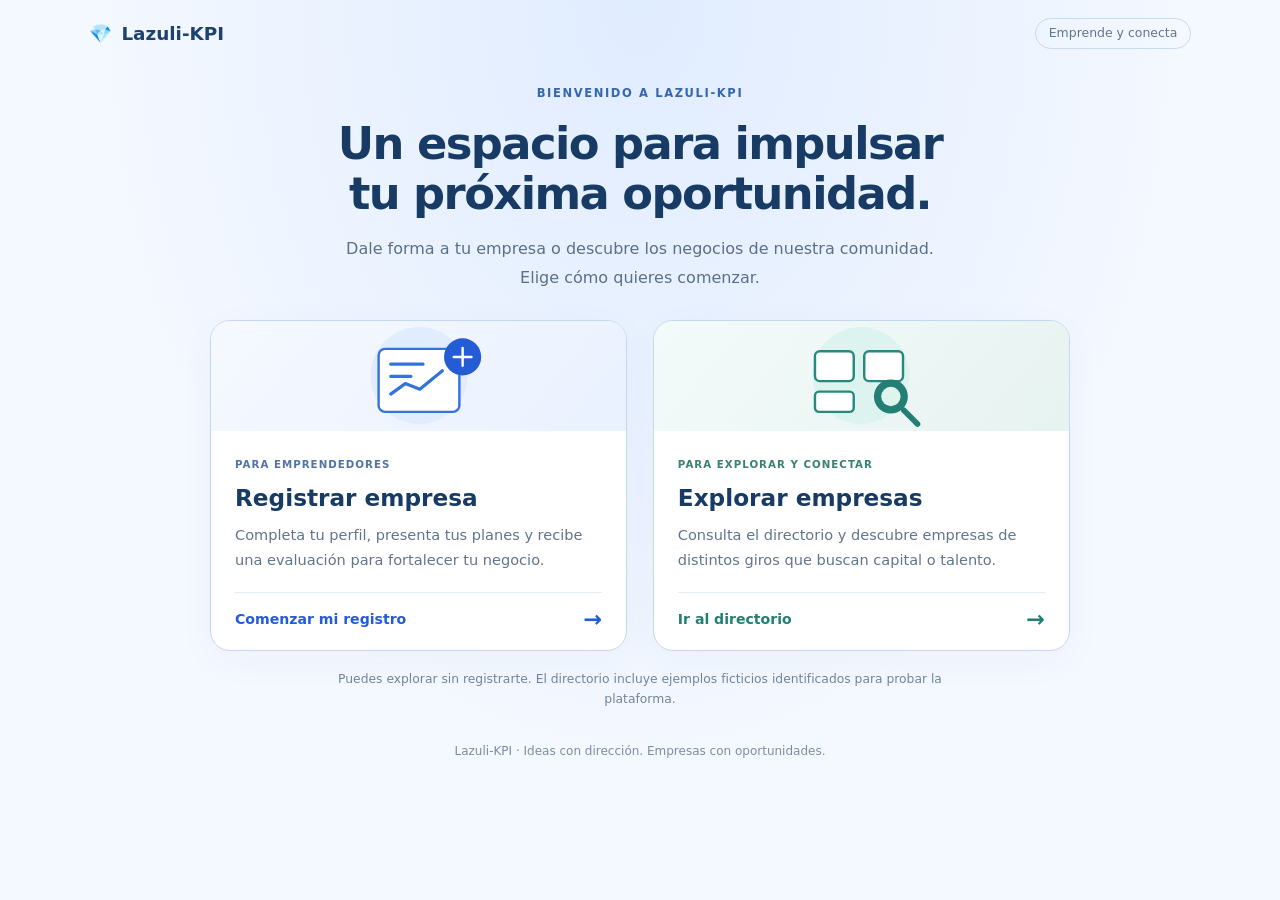
<file: templates/bienvenida.html>
<!DOCTYPE html>
<html lang="es">
<head>
  <meta charset="UTF-8">
  <meta name="viewport" content="width=device-width, initial-scale=1.0">
  <title>Lazuli-KPI — Bienvenido</title>
  <link rel="stylesheet" href="/static/style.css">
  <link rel="stylesheet" href="/static/bienvenida.css">
</head>
<body class="bienvenida">
  <header class="bienvenida-header"><a href="/" class="bienvenida-marca"><span aria-hidden="true">💎</span> Lazuli-KPI</a><span class="bienvenida-etiqueta">Emprende y conecta</span></header>
  <main class="bienvenida-main">
    <p class="bienvenida-eyebrow">BIENVENIDO A LAZULI-KPI</p>
    <h1>Un espacio para impulsar<br>tu próxima oportunidad.</h1>
    <p class="bienvenida-intro">Dale forma a tu empresa o descubre los negocios de nuestra comunidad.<br>Elige cómo quieres comenzar.</p>
    <div class="bienvenida-opciones">
      <a href="/registrar-empresa" class="bienvenida-opcion opcion-registro">
        <div class="bienvenida-ilustracion" aria-hidden="true"><svg viewBox="0 0 240 130" fill="none"><circle cx="120" cy="65" r="60" fill="#e2ecff"/><rect x="70" y="32" width="100" height="78" rx="8" fill="white" stroke="#3473dc" stroke-width="3"/><path d="M85 51h40M85 66h25M85 88l18-13 18 7 28-23" stroke="#3473dc" stroke-width="4" stroke-linecap="round" stroke-linejoin="round"/><circle cx="174" cy="42" r="23" fill="#245cd6"/><path d="M174 31v22m-11-11h22" stroke="white" stroke-width="3" stroke-linecap="round"/></svg></div>
        <div class="bienvenida-opcion-cuerpo"><span class="bienvenida-ruta">PARA EMPRENDEDORES</span><h2>Registrar empresa</h2><p>Completa tu perfil, presenta tus planes y recibe una evaluación para fortalecer tu negocio.</p><span class="bienvenida-accion">Comenzar mi registro <span aria-hidden="true">→</span></span></div>
      </a>
      <a href="/directorio-page" class="bienvenida-opcion opcion-explorar">
        <div class="bienvenida-ilustracion" aria-hidden="true"><svg viewBox="0 0 240 130" fill="none"><circle cx="120" cy="65" r="60" fill="#ddf3ef"/><rect x="63" y="35" width="48" height="37" rx="6" fill="white" stroke="#27897b" stroke-width="3"/><rect x="124" y="35" width="48" height="37" rx="6" fill="white" stroke="#27897b" stroke-width="3"/><rect x="63" y="85" width="48" height="25" rx="5" fill="white" stroke="#27897b" stroke-width="3"/><circle cx="157" cy="91" r="21" fill="#237f73"/><path d="M173 108l17 17" stroke="#237f73" stroke-width="7" stroke-linecap="round"/><circle cx="157" cy="91" r="12" fill="#e0f4ee"/></svg></div>
        <div class="bienvenida-opcion-cuerpo"><span class="bienvenida-ruta">PARA EXPLORAR Y CONECTAR</span><h2>Explorar empresas</h2><p>Consulta el directorio y descubre empresas de distintos giros que buscan capital o talento.</p><span class="bienvenida-accion">Ir al directorio <span aria-hidden="true">→</span></span></div>
      </a>
    </div>
    <p class="bienvenida-nota">Puedes explorar sin registrarte. El directorio incluye ejemplos ficticios identificados para probar la plataforma.</p>
  </main>
  <footer class="bienvenida-footer">Lazuli-KPI · Ideas con dirección. Empresas con oportunidades.</footer>
</body>
</html>
</file>
<file: static/style.css>
/* ── Reset & Base ─────────────────────────────────────────── */
*, *::before, *::after { box-sizing: border-box; margin: 0; padding: 0; }

:root {
  --blue-50:  #eff6ff;
  --blue-100: #dbeafe;
  --blue-200: #bfdbfe;
  --blue-300: #93c5fd;
  --blue-400: #60a5fa;
  --blue-500: #3b82f6;
  --blue-600: #2563eb;
  --blue-700: #1d4ed8;
  --nav-bg:   #a8c4f0;
  --nav-text: #1e3a5f;
  --accent:   #3b82f6;
  --accent-hover: #2563eb;
}

body {
  font-family: -apple-system, "Segoe UI", system-ui, sans-serif;
  font-size: 15px;
  line-height: 1.6;
  background: #f0f7ff;
  color: #1f2328;
  min-height: 100vh;
}

/* ── Navbar ───────────────────────────────────────────────── */
nav {
  background: var(--nav-bg);
  color: var(--nav-text);
  padding: 0 2rem;
  display: flex;
  align-items: center;
  justify-content: space-between;
  height: 56px;
  position: sticky;
  top: 0;
  z-index: 100;
  border-bottom: 1px solid var(--blue-300);
}
nav .brand {
  font-weight: 700;
  font-size: 1.1rem;
  letter-spacing: .5px;
  color: var(--nav-text);
}
nav .steps-nav { display: flex; gap: .25rem; list-style: none; }
nav .steps-nav li { display: flex; align-items: center; gap: .25rem; }
nav .steps-nav .step-badge {
  display: inline-flex;
  align-items: center;
  justify-content: center;
  width: 20px; height: 20px;
  border-radius: 50%;
  background: var(--blue-200);
  color: var(--nav-text);
  font-size: .7rem;
  font-weight: 700;
}
nav .steps-nav a {
  color: var(--nav-text);
  text-decoration: none;
  font-size: .82rem;
  font-weight: 500;
  padding: .25rem .6rem;
  border-radius: 5px;
  transition: background .2s;
}
nav .steps-nav a:hover { background: var(--blue-200); }
nav .steps-nav a.active {
  background: var(--blue-600);
  color: #fff;
}
nav .steps-nav a.active + .step-badge { background: var(--blue-600); color: #fff; }

/* ── Layout ───────────────────────────────────────────────── */
.container {
  max-width: 760px;
  margin: 2.5rem auto;
  padding: 0 1.25rem;
}

/* ── Card ─────────────────────────────────────────────────── */
.card {
  background: #fff;
  border: 1px solid var(--blue-200);
  border-radius: 12px;
  padding: 2rem;
  margin-bottom: 1.5rem;
}
.card h1 { font-size: 1.5rem; margin-bottom: .4rem; color: #1e3a5f; }
.card h2 { font-size: 1.1rem; margin-bottom: 1rem; color: #374151; }
.card p  { color: #4b5563; margin-bottom: 1rem; }

/* ── Step indicator header ────────────────────────────────── */
.step-header {
  display: flex;
  align-items: center;
  gap: .75rem;
  margin-bottom: 1.25rem;
}
.step-header .step-num-big {
  min-width: 40px; height: 40px;
  border-radius: 50%;
  background: var(--blue-100);
  border: 2px solid var(--blue-300);
  color: var(--blue-700);
  display: flex; align-items: center; justify-content: center;
  font-weight: 700; font-size: 1rem;
}
.step-header .step-title {
  font-size: 1.3rem;
  font-weight: 700;
  color: #1e3a5f;
}
.step-header .step-subtitle {
  font-size: .85rem;
  color: #6b7280;
}

/* ── Forms ────────────────────────────────────────────────── */
.form-group { margin-bottom: 1.2rem; }
.form-group label {
  display: block;
  font-weight: 600;
  margin-bottom: .35rem;
  font-size: .9rem;
  color: #374151;
}
.form-group input[type="text"],
.form-group input[type="number"],
.form-group select,
.form-group textarea {
  width: 100%;
  padding: .55rem .75rem;
  border: 1px solid var(--blue-200);
  border-radius: 6px;
  font-size: .95rem;
  font-family: inherit;
  background: #fafdff;
  transition: border-color .2s, box-shadow .2s;
}
.form-group input:focus,
.form-group select:focus,
.form-group textarea:focus {
  outline: none;
  border-color: var(--blue-400);
  box-shadow: 0 0 0 3px rgba(59,130,246,.15);
}
.form-group textarea { resize: vertical; min-height: 90px; }
.form-group small { color: #6b7280; font-size: .8rem; display: block; margin-top: .25rem; }
.form-group .field-error { color: #b91c1c; font-size: .8rem; display: block; margin-top: .25rem; }

/* ── Giro selector grid ───────────────────────────────────── */
.giro-grid {
  display: grid;
  grid-template-columns: repeat(auto-fill, minmax(150px, 1fr));
  gap: .6rem;
  margin-top: .35rem;
}
.giro-card {
  border: 1.5px solid var(--blue-200);
  border-radius: 8px;
  padding: .65rem .75rem;
  cursor: pointer;
  background: #fafdff;
  transition: border-color .2s, background .2s;
  font-size: .88rem;
  font-weight: 600;
  color: #374151;
  text-align: center;
}
.giro-card:hover { border-color: var(--blue-400); background: var(--blue-50); }
.giro-card.selected { border-color: var(--blue-600); background: var(--blue-100); color: var(--blue-700); }

/* ── Giro definitions accordion ──────────────────────────── */
.giro-defs {
  margin-top: .6rem;
}
.giro-defs summary {
  cursor: pointer;
  font-size: .82rem;
  color: var(--blue-600);
  font-weight: 600;
  list-style: none;
  display: flex;
  align-items: center;
  gap: .35rem;
  padding: .3rem 0;
  user-select: none;
}
.giro-defs summary::before { content: "▶"; font-size: .7rem; transition: transform .2s; }
.giro-defs[open] summary::before { transform: rotate(90deg); }
.giro-def-list {
  margin-top: .5rem;
  border: 1px solid var(--blue-200);
  border-radius: 8px;
  overflow: hidden;
}
.giro-def-item {
  padding: .6rem .9rem;
  border-bottom: 1px solid var(--blue-100);
  font-size: .85rem;
}
.giro-def-item:last-child { border-bottom: none; }
.giro-def-item strong { color: var(--blue-700); }
.giro-def-item p { color: #4b5563; margin: .2rem 0 0; font-size: .83rem; }

/* ── Buttons ──────────────────────────────────────────────── */
.btn {
  display: inline-block;
  padding: .55rem 1.4rem;
  border-radius: 6px;
  font-size: .95rem;
  font-weight: 600;
  cursor: pointer;
  border: none;
  transition: background .2s, opacity .2s;
  text-decoration: none;
}
.btn-primary { background: var(--blue-500); color: #fff; }
.btn-primary:hover { background: var(--accent-hover); }
.btn-success { background: #16a34a; color: #fff; }
.btn-success:hover { background: #15803d; }
.btn-outline {
  background: transparent;
  border: 1.5px solid var(--blue-400);
  color: var(--blue-600);
}
.btn-outline:hover { background: var(--blue-50); }
.btn:disabled { opacity: .5; cursor: not-allowed; }

/* ── Alert / Message ──────────────────────────────────────── */
.alert {
  padding: .75rem 1rem;
  border-radius: 6px;
  font-size: .9rem;
  margin-bottom: 1rem;
  display: none;
}
.alert.show { display: block; }
.alert-error   { background: #fef2f2; border: 1px solid #fca5a5; color: #b91c1c; }
.alert-success { background: #f0fdf4; border: 1px solid #86efac; color: #15803d; }
.alert-info    { background: var(--blue-50); border: 1px solid var(--blue-300); color: var(--blue-700); }

/* ── Progress bar ─────────────────────────────────────────── */
.progress-bar-wrap {
  background: var(--blue-100);
  border-radius: 99px;
  height: 10px;
  overflow: hidden;
  margin: .5rem 0 1.25rem;
}
.progress-bar-fill {
  height: 100%;
  background: var(--blue-500);
  border-radius: 99px;
  transition: width .4s ease;
}

/* ── Step list ────────────────────────────────────────────── */
.step-list { list-style: none; }
.step-item {
  display: flex;
  align-items: flex-start;
  gap: 1rem;
  padding: 1rem 0;
  border-bottom: 1px solid #f3f4f6;
}
.step-item:last-child { border-bottom: none; }
.step-num {
  min-width: 32px; height: 32px;
  border-radius: 50%;
  background: var(--blue-100);
  border: 2px solid var(--blue-300);
  color: var(--blue-700);
  display: flex; align-items: center; justify-content: center;
  font-weight: 700; font-size: .85rem;
}
.step-item.done .step-num { background: #16a34a; color: #fff; border-color: #16a34a; }
.step-item.current .step-num { background: var(--blue-500); color: #fff; border-color: var(--blue-500); }
.step-body { flex: 1; }
.step-body strong { display: block; margin-bottom: .2rem; }
.step-body p { color: #6b7280; font-size: .85rem; margin: 0; }

/* ── Score ────────────────────────────────────────────────── */
.score-circle {
  width: 120px; height: 120px;
  border-radius: 50%;
  border: 8px solid var(--blue-200);
  display: flex; flex-direction: column;
  align-items: center; justify-content: center;
  margin: 0 auto 1.5rem;
}
.score-circle.pass { border-color: #16a34a; }
.score-circle.fail { border-color: #dc2626; }
.score-num { font-size: 2rem; font-weight: 700; line-height: 1; }
.score-label { font-size: .75rem; color: #6b7280; }

/* ── Feedback ─────────────────────────────────────────────── */
.feedback-resumen p {
  color: #374151;
  font-size: .92rem;
  line-height: 1.7;
  margin-bottom: .9rem;
}
.feedback-resumen p:last-child { margin-bottom: 0; }

.feedback-tabla-titulo {
  font-size: .95rem;
  font-weight: 700;
  color: #1e3a5f;
  margin-bottom: .75rem;
}

.feedback-tabla {
  display: grid;
  grid-template-columns: 1fr 1fr;
  border: 1px solid var(--blue-200);
  border-radius: 8px;
  overflow: hidden;
  font-size: .88rem;
}

.feedback-col-header {
  padding: .6rem .9rem;
  font-weight: 700;
  font-size: .82rem;
  text-transform: uppercase;
  letter-spacing: .04em;
}

.feedback-col-left  { border-right: 1px solid var(--blue-200); }
.feedback-col-left  .feedback-col-header { background: #fef2f2; color: #b91c1c; }
.feedback-col-right .feedback-col-header { background: #f0fdf4; color: #15803d; }

.feedback-fila {
  padding: .65rem .9rem;
  border-top: 1px solid var(--blue-100);
  color: #374151;
  line-height: 1.5;
}

.feedback-col-left  .feedback-fila { background: #fffbeb; }
.feedback-col-right .feedback-fila { background: #f7fffe; }

/* ── Aviso legal ──────────────────────────────────────────── */
.aviso-legal {
  font-size: .78rem;
  color: #92400e;
  background: #fffbeb;
  border: 1px solid #fde68a;
  border-radius: 7px;
  padding: .55rem .9rem;
  line-height: 1.5;
}
.aviso-legal-top  { margin-bottom: 1.25rem; }
.aviso-legal-bottom { margin-top: 1.25rem; }

/* ── Conclusión ───────────────────────────────────────────── */
.conclusion-pasos {
  list-style: none;
  margin-bottom: 1.75rem;
}
.conclusion-paso {
  display: flex;
  gap: .9rem;
  align-items: flex-start;
  padding: .85rem 0;
  border-bottom: 1px solid var(--blue-100);
}
.conclusion-paso:last-child { border-bottom: none; }
.conclusion-paso-icono {
  min-width: 32px; height: 32px;
  border-radius: 50%;
  background: var(--blue-100);
  border: 2px solid var(--blue-300);
  color: var(--blue-700);
  display: flex; align-items: center; justify-content: center;
  font-weight: 700; font-size: .85rem;
  flex-shrink: 0;
}
.conclusion-paso strong { display: block; margin-bottom: .2rem; color: #1e3a5f; }
.conclusion-paso p { font-size: .85rem; color: #6b7280; margin: 0; }

.conclusion-siguientes {
  display: flex;
  flex-direction: column;
  gap: .6rem;
  margin-bottom: 1rem;
}
.conclusion-sig-item {
  display: flex;
  gap: .75rem;
  align-items: flex-start;
  padding: .7rem .9rem;
  background: var(--blue-50);
  border: 1px solid var(--blue-200);
  border-radius: 8px;
}
.conclusion-sig-num {
  min-width: 26px; height: 26px;
  border-radius: 50%;
  background: var(--blue-500);
  color: #fff;
  display: flex; align-items: center; justify-content: center;
  font-weight: 700; font-size: .8rem;
  flex-shrink: 0;
}
.conclusion-sig-item p { font-size: .87rem; color: #374151; margin: 0; }


/* ── Régimen fiscal ───────────────────────────────────────── */
.regimen-pregunta {
  display: flex;
  align-items: center;
  flex-wrap: wrap;
  gap: .75rem;
  padding: .65rem .9rem;
  background: var(--blue-50);
  border: 1px solid var(--blue-200);
  border-radius: 8px;
  font-size: .9rem;
  color: #374151;
}

.regimen-opciones { display: flex; gap: .5rem; }

.btn-regimen {
  padding: .35rem .9rem;
  border-radius: 6px;
  border: 1.5px solid var(--blue-400);
  background: #fff;
  color: var(--blue-600);
  font-size: .85rem;
  font-weight: 600;
  cursor: pointer;
  transition: background .15s, color .15s;
}
.btn-regimen:hover { background: var(--blue-100); }

.regimen-link {
  background: none;
  border: none;
  color: var(--blue-600);
  font-size: .82rem;
  font-weight: 600;
  cursor: pointer;
  text-decoration: underline;
  padding: 0;
  margin-top: .5rem;
  display: inline-block;
}

.regimen-guia {
  display: flex;
  flex-direction: column;
  gap: .5rem;
}

.regimen-item {
  border: 1.5px solid var(--blue-200);
  border-radius: 8px;
  padding: .8rem 1rem;
  cursor: pointer;
  background: #fafdff;
  transition: border-color .15s, background .15s;
}
.regimen-item:hover { border-color: var(--blue-400); background: var(--blue-50); }
.regimen-item-selected { border-color: var(--blue-600); background: var(--blue-100); }

.regimen-item-header {
  display: flex;
  align-items: center;
  flex-wrap: wrap;
  gap: .5rem;
  margin-bottom: .35rem;
  font-size: .9rem;
  color: #1e3a5f;
}

.regimen-item p {
  font-size: .83rem;
  color: #4b5563;
  margin: 0 0 .5rem;
}

.regimen-badge {
  font-size: .72rem;
  font-weight: 700;
  padding: .15rem .5rem;
  border-radius: 99px;
}
.regimen-badge-popular { background: #fef9c3; color: #92400e; border: 1px solid #fde68a; }

.regimen-giros { display: flex; flex-wrap: wrap; gap: .35rem; }
.regimen-giro-tag {
  font-size: .75rem;
  background: var(--blue-100);
  color: var(--blue-700);
  border-radius: 99px;
  padding: .1rem .55rem;
  font-weight: 500;
}

.regimen-confirmado {
  display: flex;
  align-items: center;
  gap: .75rem;
  padding: .55rem .9rem;
  background: #f0fdf4;
  border: 1px solid #86efac;
  border-radius: 8px;
  font-size: .9rem;
  font-weight: 600;
  color: #15803d;
}

.regimen-skip {
  margin-top: .75rem;
  font-size: .83rem;
  color: #6b7280;
}

/* ── Tramitología ─────────────────────────────────────────── */
.tramit-loading {
  display: flex;
  align-items: center;
  gap: .75rem;
  color: #6b7280;
  font-size: .9rem;
  padding: .75rem 0;
}

.tramit-spinner {
  width: 20px; height: 20px;
  border: 3px solid var(--blue-200);
  border-top-color: var(--blue-500);
  border-radius: 50%;
  animation: spin .8s linear infinite;
}

@keyframes spin { to { transform: rotate(360deg); } }

.tramit-tabla {
  border: 1px solid var(--blue-200);
  border-radius: 8px;
  overflow: hidden;
  font-size: .86rem;
}

.tramit-thead {
  display: grid;
  grid-template-columns: 2fr 1.5fr 1fr 1fr;
  background: #f0f7ff;
  border-bottom: 1px solid var(--blue-200);
}

.tramit-th {
  padding: .55rem .8rem;
  font-weight: 700;
  font-size: .78rem;
  text-transform: uppercase;
  letter-spacing: .04em;
  color: #1e3a5f;
}

.tramit-th-costo { text-align: right; }

.tramit-row {
  display: grid;
  grid-template-columns: 2fr 1.5fr 1fr 1fr;
  border-top: 1px solid var(--blue-100);
}

.tramit-row-alt { background: #f7fbff; }

.tramit-td {
  padding: .6rem .8rem;
  color: #374151;
  line-height: 1.45;
}

.tramit-td-inst { color: #6b7280; font-size: .83rem; }

.tramit-td-costo {
  text-align: right;
  font-weight: 600;
  color: #1e3a5f;
}

/* ── Parameter evaluation highlights ─────────────────────── */
.param-urgente label {
  color: #b91c1c !important;
}
.param-urgente label::after {
  content: " ⚠ urgente";
  font-size: .75rem;
  font-weight: 700;
  color: #b91c1c;
  margin-left: .4rem;
}
.param-urgente input,
.param-urgente select,
.param-urgente textarea {
  border-color: #fca5a5 !important;
  background: #fff5f5 !important;
}

.param-mejorar label {
  color: #15803d !important;
}
.param-mejorar label::after {
  content: " ✓ puede mejorar";
  font-size: .75rem;
  font-weight: 700;
  color: #15803d;
  margin-left: .4rem;
}
.param-mejorar input,
.param-mejorar select,
.param-mejorar textarea {
  border-color: #86efac !important;
  background: #f0fdf4 !important;
}

/* ── Inline checklist ─────────────────────────────────────── */
.checklist { list-style: none; }
.checklist li {
  display: flex; align-items: center; gap: .6rem;
  padding: .4rem 0;
  font-size: .88rem;
  color: #4b5563;
}
.checklist li.done { color: #15803d; }
.checklist li .check-icon {
  width: 18px; height: 18px;
  border-radius: 50%;
  border: 2px solid var(--blue-300);
  flex-shrink: 0;
}
.checklist li.done .check-icon {
  background: #16a34a;
  border-color: #16a34a;
}

/* Navegación del flujo de seis pasos. */
nav {height:auto;min-height:56px;gap:.5rem;flex-wrap:wrap;padding-top:.5rem;padding-bottom:.5rem;}
nav .steps-nav {flex-wrap:wrap;}
</file>
<file: static/bienvenida.css>
.bienvenida {background:radial-gradient(ellipse at 50% 0%,#e0ecff 0,transparent 60%),#f4f8ff;color:#19344f;}
.bienvenida-header {max-width:1160px;margin:auto;display:flex;justify-content:space-between;align-items:center;gap:1rem;padding:1.1rem 1.8rem;}
.bienvenida-marca {display:flex;align-items:center;gap:.6rem;font-size:1.15rem;font-weight:750;text-decoration:none;color:#1d426e;}
.bienvenida-etiqueta {font-size:.78rem;color:#61758c;border:1px solid #c9d9ee;border-radius:30px;padding:.3rem .8rem;}
.bienvenida-main {max-width:980px;margin:1.1rem auto 0;padding:0 1.5rem;text-align:center;}
.bienvenida-eyebrow {font-size:.72rem;font-weight:750;letter-spacing:.14em;color:#3566ae;margin-bottom:1rem;}
.bienvenida h1 {font-size:clamp(2rem,4.5vw,2.8rem);line-height:1.12;letter-spacing:-.035em;color:#173b65;margin-bottom:1rem;}
.bienvenida-intro {font-size:1rem;line-height:1.8;color:#5b7087;}
.bienvenida-opciones {display:grid;grid-template-columns:1fr 1fr;gap:1.6rem;text-align:left;margin:1.7rem auto 1.2rem;max-width:860px;}
.bienvenida-opcion {display:block;overflow:hidden;background:white;border:1px solid #c5d7f0;border-radius:20px;text-decoration:none;color:inherit;box-shadow:0 10px 40px #31557a09;transition:transform .18s,box-shadow .18s,border-color .18s;}
.bienvenida-opcion:hover {transform:translateY(-5px);box-shadow:0 15px 36px #31557a18;border-color:#6b9ae4;}
.bienvenida-opcion:focus-visible {outline:3px solid #2563eb;outline-offset:5px;}
.bienvenida-ilustracion {height:110px;display:flex;justify-content:center;align-items:center;background:linear-gradient(130deg,#f5f9ff,#eaf1ff);}
.opcion-explorar .bienvenida-ilustracion {background:linear-gradient(130deg,#f3fbfa,#e7f3f0);}
.bienvenida-ilustracion svg {height:105px;width:240px;}
.bienvenida-opcion-cuerpo {padding:1.25rem 1.5rem;}
.bienvenida-ruta {font-size:.64rem;letter-spacing:.1em;font-weight:750;color:#5273a5;}
.opcion-explorar .bienvenida-ruta {color:#398174;}
.bienvenida-opcion h2 {font-size:1.45rem;margin:.5rem 0 .65rem;line-height:1.3;color:#173b65;}
.bienvenida-opcion p {font-size:.91rem;line-height:1.7;color:#60758c;min-height:3.3rem;}
.bienvenida-accion {display:flex;align-items:center;justify-content:space-between;gap:1rem;margin-top:1rem;border-top:1px solid #e4ecf7;padding-top:.9rem;font-size:.88rem;font-weight:700;color:#245cd6;}
.opcion-explorar .bienvenida-accion {color:#237f73;}
.bienvenida-accion span {font-size:1.4rem;line-height:1;}
.bienvenida-nota {max-width:670px;margin:auto;font-size:.77rem;color:#71849b;}
.bienvenida-footer {text-align:center;font-size:.75rem;color:#7b8ea3;padding:2rem 1rem;}
@media(max-width:640px){.bienvenida-header{padding:1.2rem;}.bienvenida-etiqueta{display:none;}.bienvenida-main{margin-top:1.2rem;padding:0 1.2rem;}.bienvenida h1 br,.bienvenida-intro br{display:none;}.bienvenida-opciones{grid-template-columns:1fr;gap:1rem;margin-top:1.8rem;}.bienvenida-ilustracion{height:105px;}.bienvenida-ilustracion svg{height:100px;}.bienvenida-opcion p{min-height:0;}.bienvenida-opcion-cuerpo{padding:1.25rem;}}
</file>
